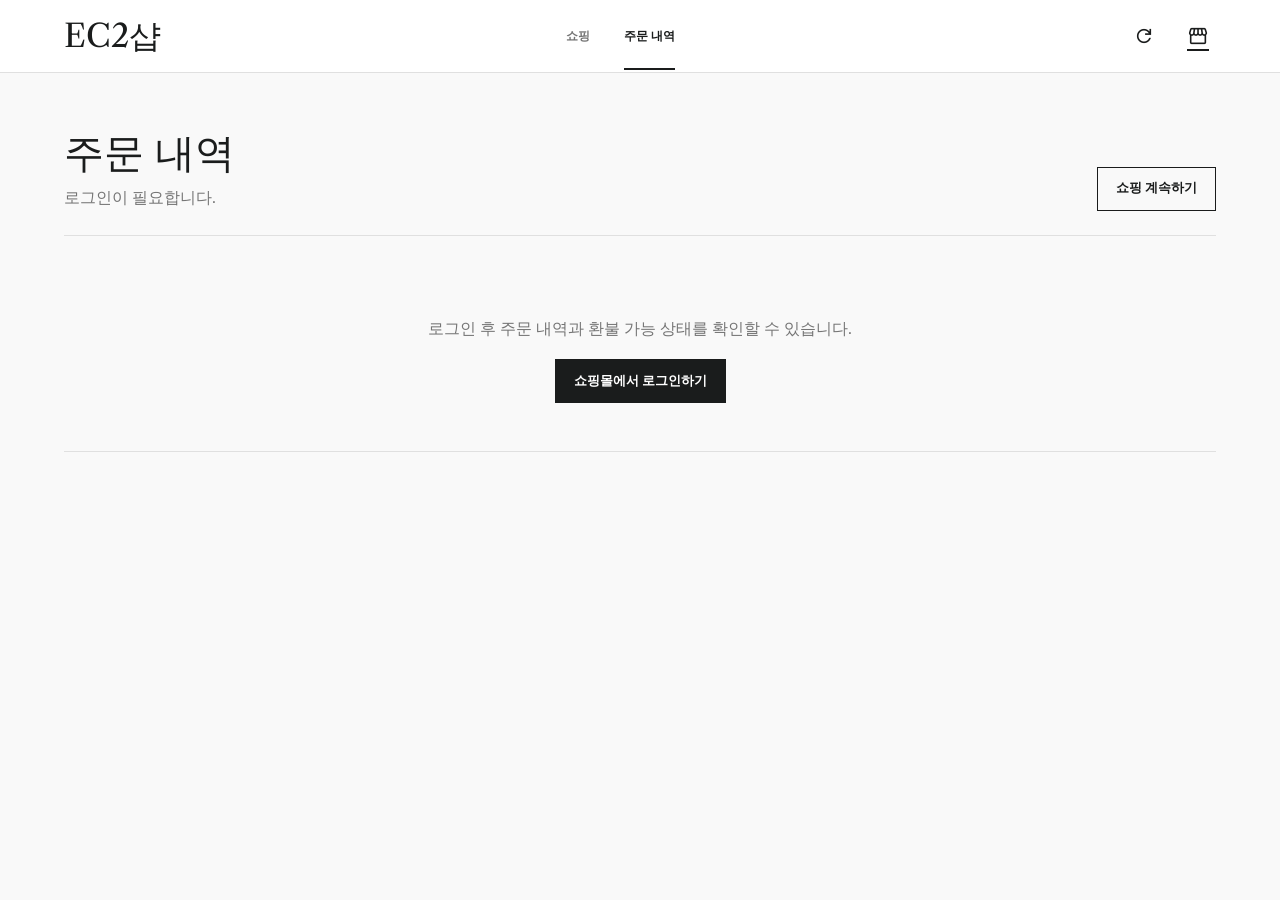
<file: src/main/resources/static/orders.html>
<!DOCTYPE html>
<html lang="ko">
<head>
  <meta charset="UTF-8" />
  <meta name="viewport" content="width=device-width, initial-scale=1.0" />
  <title>주문 내역 : EC2샵</title>
  <link rel="preconnect" href="https://fonts.googleapis.com" />
  <link rel="preconnect" href="https://fonts.gstatic.com" crossorigin />
  <link rel="icon" href="data:," />
  <link href="https://fonts.googleapis.com/css2?family=Hanken+Grotesk:wght@400;500;600;700&family=Libre+Caslon+Text:wght@400;700&family=Material+Symbols+Outlined:wght@300;400;500&display=swap" rel="stylesheet" />
  <link rel="stylesheet" href="styles.css?v=20260608-refund-pages" />
  <script defer src="orders.js?v=20260608-refund-pages"></script>
</head>
<body>
<header class="site-header">
  <div class="header-inner">
    <a class="icon-button mobile-only" href="/" aria-label="쇼핑몰로 이동">
      <span class="material-symbols-outlined">storefront</span>
    </a>
    <a class="brand" href="/">EC2샵</a>
    <nav class="primary-nav" aria-label="주요 메뉴">
      <a class="nav-link" href="/">쇼핑</a>
      <a class="nav-link is-active" href="/orders.html">주문 내역</a>
    </nav>
    <div class="header-actions">
      <button class="icon-button" id="refreshOrdersButton" type="button" aria-label="새로고침">
        <span class="material-symbols-outlined">refresh</span>
      </button>
      <a class="icon-button" href="/" aria-label="쇼핑몰로 이동">
        <span class="material-symbols-outlined">storefront</span>
      </a>
    </div>
  </div>
</header>

<main>
  <section class="content-band orders-band">
    <div class="section-heading">
      <div>
        <h1 class="page-title">주문 내역</h1>
        <p id="ordersMeta">주문 정보를 불러오는 중입니다.</p>
      </div>
      <div class="filter-bar">
        <a class="ghost-button link-button" href="/">쇼핑 계속하기</a>
      </div>
    </div>
    <div class="orders-list" id="ordersList" aria-live="polite">
      <div class="empty-state">주문 정보를 불러오는 중입니다.</div>
    </div>
  </section>
</main>

<div class="toast" id="toast" role="status" aria-live="polite"></div>
</body>
</html>
</file>
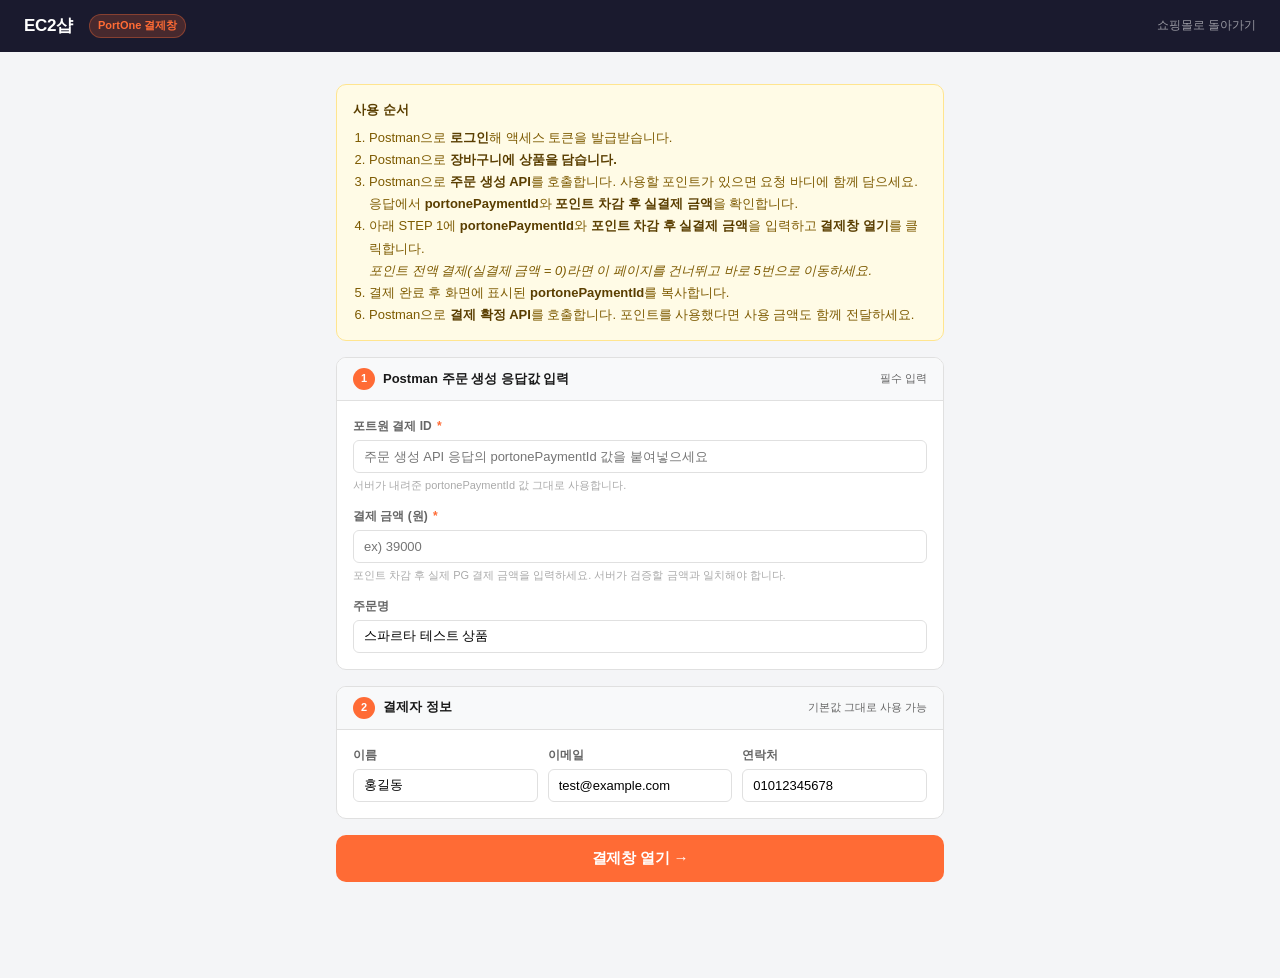
<file: src/main/resources/static/payment.html>
<!DOCTYPE html>
<html lang="ko">
<head>
  <meta charset="UTF-8" />
  <meta name="viewport" content="width=device-width, initial-scale=1.0" />
  <title>PortOne 결제창 : EC2샵</title>
  <link rel="icon" href="data:," />
  <script src="https://cdn.portone.io/v2/browser-sdk.js"></script>
  <style>
    *, *::before, *::after { box-sizing: border-box; margin: 0; padding: 0; }

    :root {
      --primary:   #FF6B35;
      --accent:    #1a1a2e;
      --success:   #00c471;
      --danger:    #ff4757;
      --text:      #1a1a1a;
      --text-sub:  #666;
      --border:    #e0e0e0;
      --bg:        #f4f5f7;
      --card:      #ffffff;
      --radius:    10px;
      --mono:      "SFMono-Regular", Consolas, "Liberation Mono", Menlo, monospace;
    }

    body {
      font-family: -apple-system, BlinkMacSystemFont, "Apple SD Gothic Neo",
                   "Pretendard", "Noto Sans KR", sans-serif;
      background: var(--bg);
      color: var(--text);
      font-size: 14px;
      line-height: 1.6;
      min-height: 100vh;
    }

    /* ── 헤더 ── */
    header {
      background: var(--accent);
      padding: 0 24px;
      height: 52px;
      display: flex;
      align-items: center;
      gap: 16px;
    }
    .logo {
      font-size: 17px;
      font-weight: 900;
      color: #fff;
      letter-spacing: -0.3px;
      text-decoration: none;
    }
    .logo span { color: var(--primary); }
    .page-badge {
      background: rgba(255,107,53,.2);
      color: var(--primary);
      font-size: 11px;
      font-weight: 700;
      padding: 2px 8px;
      border-radius: 20px;
      border: 1px solid rgba(255,107,53,.35);
    }
    .header-link {
      margin-left: auto;
      color: rgba(255,255,255,.55);
      font-size: 12px;
      text-decoration: none;
    }
    .header-link:hover { color: #fff; }

    /* ── 레이아웃 ── */
    .container {
      max-width: 640px;
      margin: 32px auto;
      padding: 0 16px 64px;
      display: flex;
      flex-direction: column;
      gap: 16px;
    }

    /* ── 안내 배너 ── */
    .guide-banner {
      background: #fffbe6;
      border: 1px solid #ffe58f;
      border-radius: var(--radius);
      padding: 14px 16px;
      font-size: 13px;
      color: #7d5a00;
      line-height: 1.7;
    }
    .guide-banner strong { color: #5a3e00; }
    .guide-banner ol {
      margin: 6px 0 0 16px;
    }

    /* ── 카드 ── */
    .card {
      background: var(--card);
      border: 1px solid var(--border);
      border-radius: var(--radius);
      overflow: hidden;
    }
    .card-head {
      background: #f8f9fa;
      border-bottom: 1px solid var(--border);
      padding: 10px 16px;
      display: flex;
      align-items: center;
      gap: 8px;
    }
    .step-num {
      width: 22px;
      height: 22px;
      border-radius: 50%;
      background: var(--primary);
      color: #fff;
      font-size: 11px;
      font-weight: 800;
      display: flex;
      align-items: center;
      justify-content: center;
      flex-shrink: 0;
    }
    .card-title {
      font-size: 13px;
      font-weight: 700;
      color: var(--text);
    }
    .card-sub {
      font-size: 11px;
      color: var(--text-sub);
      margin-left: auto;
    }
    .card-body {
      padding: 16px;
      display: flex;
      flex-direction: column;
      gap: 12px;
    }

    /* ── 폼 필드 ── */
    .field { display: flex; flex-direction: column; gap: 4px; }
    .field-row { display: grid; grid-template-columns: 1fr 1fr 1fr; gap: 10px; }
    label {
      font-size: 12px;
      font-weight: 600;
      color: var(--text-sub);
    }
    label .required { color: var(--primary); margin-left: 2px; }
    input[type="text"],
    input[type="number"],
    input[type="email"],
    input[type="tel"] {
      border: 1px solid var(--border);
      border-radius: 6px;
      padding: 8px 10px;
      font-size: 13px;
      font-family: inherit;
      outline: none;
      transition: border-color .15s;
      width: 100%;
    }
    input:focus { border-color: var(--primary); }
    .field-hint {
      font-size: 11px;
      color: #aaa;
    }

    /* ── 결제 버튼 ── */
    #payBtn {
      width: 100%;
      background: var(--primary);
      color: #fff;
      border: none;
      border-radius: var(--radius);
      padding: 14px;
      font-size: 15px;
      font-weight: 800;
      cursor: pointer;
      letter-spacing: -0.2px;
      transition: background .15s, opacity .15s;
    }
    #payBtn:hover  { background: #e55a24; }
    #payBtn:disabled { opacity: .55; cursor: not-allowed; }

    /* ── 결과 패널 ── */
    #resultPanel { display: none; }

    .result-card-success { border-color: var(--success); }
    .result-card-error   { border-color: var(--danger); }

    .result-head-success {
      background: #e6faf2;
      border-bottom: 1px solid #b2ecd5;
      padding: 10px 16px;
      display: flex;
      align-items: center;
      gap: 8px;
      font-weight: 700;
      font-size: 13px;
      color: #007a47;
    }
    .result-head-error {
      background: #fff0f0;
      border-bottom: 1px solid #ffc5c5;
      padding: 10px 16px;
      display: flex;
      align-items: center;
      gap: 8px;
      font-weight: 700;
      font-size: 13px;
      color: #c0392b;
    }

    .key-field {
      background: #f8f9fa;
      border: 1px solid var(--border);
      border-radius: 8px;
      padding: 12px 14px;
      margin: 14px 16px 0;
    }
    .key-field-label {
      font-size: 11px;
      font-weight: 700;
      color: var(--text-sub);
      margin-bottom: 6px;
      text-transform: uppercase;
      letter-spacing: 0.5px;
    }
    .key-field-row {
      display: flex;
      align-items: center;
      gap: 8px;
    }
    .key-value {
      font-family: var(--mono);
      font-size: 13px;
      font-weight: 600;
      color: #1a1a2e;
      word-break: break-all;
      flex: 1;
    }
    .copy-btn {
      background: var(--accent);
      color: #fff;
      border: none;
      border-radius: 5px;
      padding: 5px 10px;
      font-size: 11px;
      font-weight: 700;
      cursor: pointer;
      white-space: nowrap;
      transition: background .15s;
      flex-shrink: 0;
    }
    .copy-btn:hover { background: #2d2d4e; }
    .copy-btn.copied { background: var(--success); }

    .next-hint {
      margin: 10px 16px 14px;
      background: #f0f4ff;
      border: 1px solid #c7d7ff;
      border-radius: 7px;
      padding: 10px 12px;
      font-size: 12px;
      color: #3450a3;
      line-height: 1.6;
    }
    .next-hint strong { font-weight: 700; }

    /* ── JSON 영역 ── */
    .json-section {
      padding: 0 16px 16px;
    }
    .json-toggle {
      background: none;
      border: none;
      color: var(--text-sub);
      font-size: 11px;
      cursor: pointer;
      padding: 4px 0;
      display: flex;
      align-items: center;
      gap: 4px;
      margin-top: 10px;
    }
    .json-toggle:hover { color: var(--text); }
    .json-box {
      background: #1a1a2e;
      color: #a8d8a8;
      font-family: var(--mono);
      font-size: 12px;
      border-radius: 7px;
      padding: 12px 14px;
      overflow-x: auto;
      white-space: pre;
      margin-top: 6px;
      line-height: 1.7;
      display: none;
    }
    .json-box.open { display: block; }
  </style>
</head>
<body>

<header>
  <a class="logo" href="/">EC2샵</a>
  <span class="page-badge">PortOne 결제창</span>
  <a class="header-link" href="/">쇼핑몰로 돌아가기</a>
</header>

<div class="container">

  <!-- 안내 배너 -->
  <div class="guide-banner" id="shopPaymentBanner" style="display:none">
    <strong>EC2샵 주문 결제</strong><br>
    쇼핑몰 주문 생성 응답으로 결제 정보가 자동 입력되었습니다. 결제창 열기 버튼을 누르면 PortOne 결제가 진행되고,
    성공 후 서버 결제 확정 API까지 이어서 호출합니다.
  </div>

  <div class="guide-banner" id="manualGuide">
    <strong>사용 순서</strong>
    <ol>
      <li>Postman으로 <strong>로그인</strong>해 액세스 토큰을 발급받습니다.</li>
      <li>Postman으로 <strong>장바구니에 상품을 담습니다.</strong></li>
      <li>Postman으로 <strong>주문 생성 API</strong>를 호출합니다. 사용할 포인트가 있으면 요청 바디에 함께 담으세요.<br>
          응답에서 <strong>portonePaymentId</strong>와 <strong>포인트 차감 후 실결제 금액</strong>을 확인합니다.</li>
      <li>아래 STEP 1에 <strong>portonePaymentId</strong>와 <strong>포인트 차감 후 실결제 금액</strong>을 입력하고 <strong>결제창 열기</strong>를 클릭합니다.<br>
          <em>포인트 전액 결제(실결제 금액 = 0)라면 이 페이지를 건너뛰고 바로 5번으로 이동하세요.</em></li>
      <li>결제 완료 후 화면에 표시된 <strong>portonePaymentId</strong>를 복사합니다.</li>
      <li>Postman으로 <strong>결제 확정 API</strong>를 호출합니다. 포인트를 사용했다면 사용 금액도 함께 전달하세요.</li>
    </ol>
  </div>

  <!-- STEP 1 : Postman에서 받아온 값 -->
  <div class="card">
    <div class="card-head">
      <div class="step-num">1</div>
      <span class="card-title">Postman 주문 생성 응답값 입력</span>
      <span class="card-sub">필수 입력</span>
    </div>
    <div class="card-body">
      <div class="field">
        <label>포트원 결제 ID <span class="required">*</span></label>
        <input type="text" id="portonePaymentId"
               placeholder="주문 생성 API 응답의 portonePaymentId 값을 붙여넣으세요" />
        <span class="field-hint">서버가 내려준 portonePaymentId 값 그대로 사용합니다.</span>
      </div>
      <div class="field">
        <label>결제 금액 (원) <span class="required">*</span></label>
        <input type="number" id="amount" placeholder="ex) 39000" min="100" />
        <span class="field-hint">포인트 차감 후 실제 PG 결제 금액을 입력하세요. 서버가 검증할 금액과 일치해야 합니다.</span>
      </div>
      <div class="field">
        <label>주문명</label>
        <input type="text" id="orderName" value="스파르타 테스트 상품" />
      </div>
    </div>
  </div>

  <!-- STEP 2 : 결제자 정보 -->
  <div class="card">
    <div class="card-head">
      <div class="step-num">2</div>
      <span class="card-title">결제자 정보</span>
      <span class="card-sub">기본값 그대로 사용 가능</span>
    </div>
    <div class="card-body">
      <div class="field-row">
        <div class="field">
          <label>이름</label>
          <input type="text" id="payerName" value="홍길동" />
        </div>
        <div class="field">
          <label>이메일</label>
          <input type="email" id="payerEmail" value="test@example.com" />
        </div>
        <div class="field">
          <label>연락처</label>
          <input type="tel" id="payerPhone" value="01012345678" />
        </div>
      </div>
    </div>
  </div>

  <!-- 결제 버튼 -->
  <button id="payBtn" onclick="openPayment()">결제창 열기 →</button>

  <!-- 결과 패널 -->
  <div class="card" id="resultPanel">

    <!-- 성공 -->
    <div id="successResult" style="display:none">
      <div class="result-head-success">
        ✅ 결제 완료 : PortOne 콜백을 받았습니다
      </div>

      <div class="key-field">
        <div class="key-field-label">portonePaymentId : 결제 확정 API에 사용</div>
        <div class="key-field-row">
          <span class="key-value" id="resultPaymentId">—</span>
          <button class="copy-btn" onclick="copyValue('resultPaymentId', this)">복사</button>
        </div>
      </div>

      <div class="next-hint" id="serverConfirmHint">
        <strong>다음 단계</strong> : 위 <code>portonePaymentId</code>를 복사한 뒤,
        Postman으로 <strong>결제 확정 API</strong>를 호출하세요.<br>
        (예: <code>POST /api/payments/confirm</code> : 팀이 설계한 경로 사용)
      </div>

      <div class="json-section">
        <button class="json-toggle" onclick="toggleJson(this, 'successJson')">
          ▶ PortOne 응답 전체 보기
        </button>
        <pre class="json-box" id="successJson"></pre>
      </div>
    </div>

    <!-- 에러 -->
    <div id="errorResult" style="display:none">
      <div class="result-head-error">
        ❌ 결제 실패 또는 취소
      </div>
      <div class="json-section">
        <button class="json-toggle" onclick="toggleJson(this, 'errorJson')" style="margin-top:10px">
          ▶ 오류 응답 보기
        </button>
        <pre class="json-box" id="errorJson"></pre>
      </div>
    </div>

  </div><!-- /resultPanel -->

</div><!-- /container -->

<script>
  const paymentParams = new URLSearchParams(window.location.search);
  const shopOrderId = paymentParams.get("orderId");
  let portoneConfigPromise = null;

  document.addEventListener("DOMContentLoaded", hydratePaymentForm);

  function loadPortoneConfig() {
    if (!portoneConfigPromise) {
      portoneConfigPromise = fetch("/api/payments/portone-config", {
        headers: { "Accept": "application/json" },
        cache: "no-store",
      })
        .then(async response => {
          const payload = await response.json().catch(() => null);

          if (!response.ok || !payload || payload.code) {
            throw {
              code: payload && payload.code ? payload.code : "PORTONE_CONFIG_LOAD_FAILED",
              message: payload && payload.message ? payload.message : "PortOne 설정 조회에 실패했습니다.",
            };
          }

          if (!payload.data || !payload.data.storeId || !payload.data.channelKey) {
            throw {
              code: "PORTONE_CONFIG_INVALID",
              message: "PortOne storeId 또는 channelKey 설정이 비어 있습니다.",
            };
          }

          return payload.data;
        })
        .catch(error => {
          portoneConfigPromise = null;
          throw error;
        });
    }

    return portoneConfigPromise;
  }

  function hydratePaymentForm() {
    const paymentId = paymentParams.get("paymentId") || paymentParams.get("portonePaymentId");
    const amount = paymentParams.get("amount");
    const orderName = paymentParams.get("orderName");
    const payerName = paymentParams.get("payerName");
    const payerEmail = paymentParams.get("payerEmail");
    const payerPhone = paymentParams.get("payerPhone");

    if (paymentId) document.getElementById("portonePaymentId").value = paymentId;
    if (amount) document.getElementById("amount").value = amount;
    if (orderName) document.getElementById("orderName").value = orderName;
    if (payerName) document.getElementById("payerName").value = payerName;
    if (payerEmail) document.getElementById("payerEmail").value = payerEmail;
    if (payerPhone) document.getElementById("payerPhone").value = payerPhone;

    if (shopOrderId) {
      document.getElementById("shopPaymentBanner").style.display = "block";
      document.getElementById("manualGuide").style.display = "none";
      document.getElementById("serverConfirmHint").innerHTML =
        "<strong>서버 확정 대기</strong> : PortOne 결제 성공 후 EC2샵 서버 결제 확정을 자동으로 요청합니다.";
    }
  }

  /* ── 결제창 열기 ── */
  async function openPayment() {
    const portonePaymentId = document.getElementById("portonePaymentId").value.trim();
    const amountRaw        = document.getElementById("amount").value;
    const orderName        = document.getElementById("orderName").value.trim() || "스파르타 테스트 상품";
    const fullName         = document.getElementById("payerName").value.trim()  || "홍길동";
    const email            = document.getElementById("payerEmail").value.trim() || "test@example.com";
    const phoneNumber      = document.getElementById("payerPhone").value.trim() || "01012345678";

    if (!portonePaymentId) {
      alert("포트원 결제 ID를 입력하세요.\n(Postman 주문 생성 응답의 portonePaymentId 값)");
      return;
    }
    const amount = parseInt(amountRaw, 10);
    if (!amount || amount < 100) {
      alert("결제 금액을 올바르게 입력하세요. (최소 100원)");
      return;
    }

    const btn = document.getElementById("payBtn");
    btn.disabled = true;
    btn.textContent = "결제창 여는 중…";
    hideResult();

    try {
      const portoneConfig = await loadPortoneConfig();
      const response = await PortOne.requestPayment({
        storeId:     portoneConfig.storeId,
        channelKey:  portoneConfig.channelKey,
        paymentId:   portonePaymentId,   // PortOne SDK 파라미터 이름은 paymentId
        orderName,
        totalAmount: amount,
        currency:    "KRW",
        payMethod:   "CARD",
        customer: { fullName, email, phoneNumber },
      });

      if (response && response.code) {
        showError(response);
        return;
      }

      showSuccess(response);
    } catch (e) {
      showError(e);
    } finally {
      btn.disabled = false;
      btn.textContent = "결제창 열기 →";
    }
  }

  /* ── 성공 표시 ── */
  function showSuccess(response) {
    document.getElementById("resultPanel").style.display = "block";
    document.getElementById("successResult").style.display = "block";
    document.getElementById("errorResult").style.display = "none";

    const confirmedPaymentId = response.paymentId || document.getElementById("portonePaymentId").value.trim();

    document.getElementById("resultPaymentId").textContent =
      confirmedPaymentId || "(paymentId 없음)";
    document.getElementById("successJson").textContent =
      JSON.stringify(response, null, 2);

    if (shopOrderId && confirmedPaymentId) {
      confirmShopPayment(confirmedPaymentId);
    }
  }

  async function confirmShopPayment(portonePaymentId) {
    const accessToken = localStorage.getItem("ec2ShopAccessToken");
    const hint = document.getElementById("serverConfirmHint");

    if (!accessToken) {
      hint.innerHTML =
        "<strong>서버 확정 필요</strong> : 로그인 토큰을 찾지 못했습니다. 쇼핑몰에서 다시 로그인한 뒤 결제 확정 API를 호출하세요.";
      return;
    }

    hint.innerHTML =
      "<strong>서버 확정 중</strong> : /api/payments/confirm 요청을 처리하고 있습니다.";

    try {
      const response = await fetch("/api/payments/confirm", {
        method: "POST",
        headers: {
          "Content-Type": "application/json",
          "Authorization": "Bearer " + accessToken,
        },
        body: JSON.stringify({
          orderId: Number(shopOrderId),
          portonePaymentId,
        }),
      });
      const payload = await response.json();

      if (!response.ok || payload.code) {
        throw payload;
      }

      sessionStorage.removeItem("ec2ShopPendingPayment");
      hint.innerHTML =
        "<strong>서버 확정 완료</strong> : 주문 " + payload.data.orderNumber +
        " / 결제 상태 " + payload.data.paymentStatus +
        " / 적립 포인트 " + payload.data.rewardPointAmount + "P" +
        "<br><a class=\"copy-btn\" href=\"/orders.html\" style=\"display:inline-block;text-decoration:none;margin-top:8px\">주문 내역 보기</a>";
    } catch (error) {
      const code = error && error.code ? error.code + ": " : "";
      const message = error && error.message ? error.message : "서버 결제 확정에 실패했습니다.";
      hint.innerHTML =
        "<strong>서버 확정 실패</strong> : " + code + message +
        "<br><button class=\"copy-btn\" onclick=\"confirmShopPayment('" + portonePaymentId + "')\">다시 확정 요청</button>";
    }
  }

  /* ── 실패/취소 표시 ── */
  function showError(e) {
    document.getElementById("resultPanel").style.display = "block";
    document.getElementById("successResult").style.display = "none";
    document.getElementById("errorResult").style.display = "block";

    const payload = e && typeof e === "object"
      ? e
      : { message: String(e) };
    document.getElementById("errorJson").textContent =
      JSON.stringify(payload, null, 2);
    document.getElementById("errorJson").classList.add("open");

    // 토글 버튼 텍스트도 업데이트
    const toggle = document.querySelector("#errorResult .json-toggle");
    if (toggle) toggle.textContent = "▼ 오류 응답 보기";
  }

  /* ── 결과 초기화 ── */
  function hideResult() {
    document.getElementById("resultPanel").style.display = "none";
    document.getElementById("successResult").style.display = "none";
    document.getElementById("errorResult").style.display = "none";
    document.querySelectorAll(".json-box").forEach(el => el.classList.remove("open"));
  }

  /* ── JSON 토글 ── */
  function toggleJson(btn, targetId) {
    const box = document.getElementById(targetId);
    const open = box.classList.toggle("open");
    btn.textContent = (open ? "▼ " : "▶ ") + btn.textContent.slice(2);
  }

  /* ── 복사 ── */
  function copyValue(id, btn) {
    const text = document.getElementById(id).textContent;
    navigator.clipboard.writeText(text).then(() => {
      btn.textContent = "복사됨 ✓";
      btn.classList.add("copied");
      setTimeout(() => {
        btn.textContent = "복사";
        btn.classList.remove("copied");
      }, 1800);
    });
  }
</script>
</body>
</html>
</file>
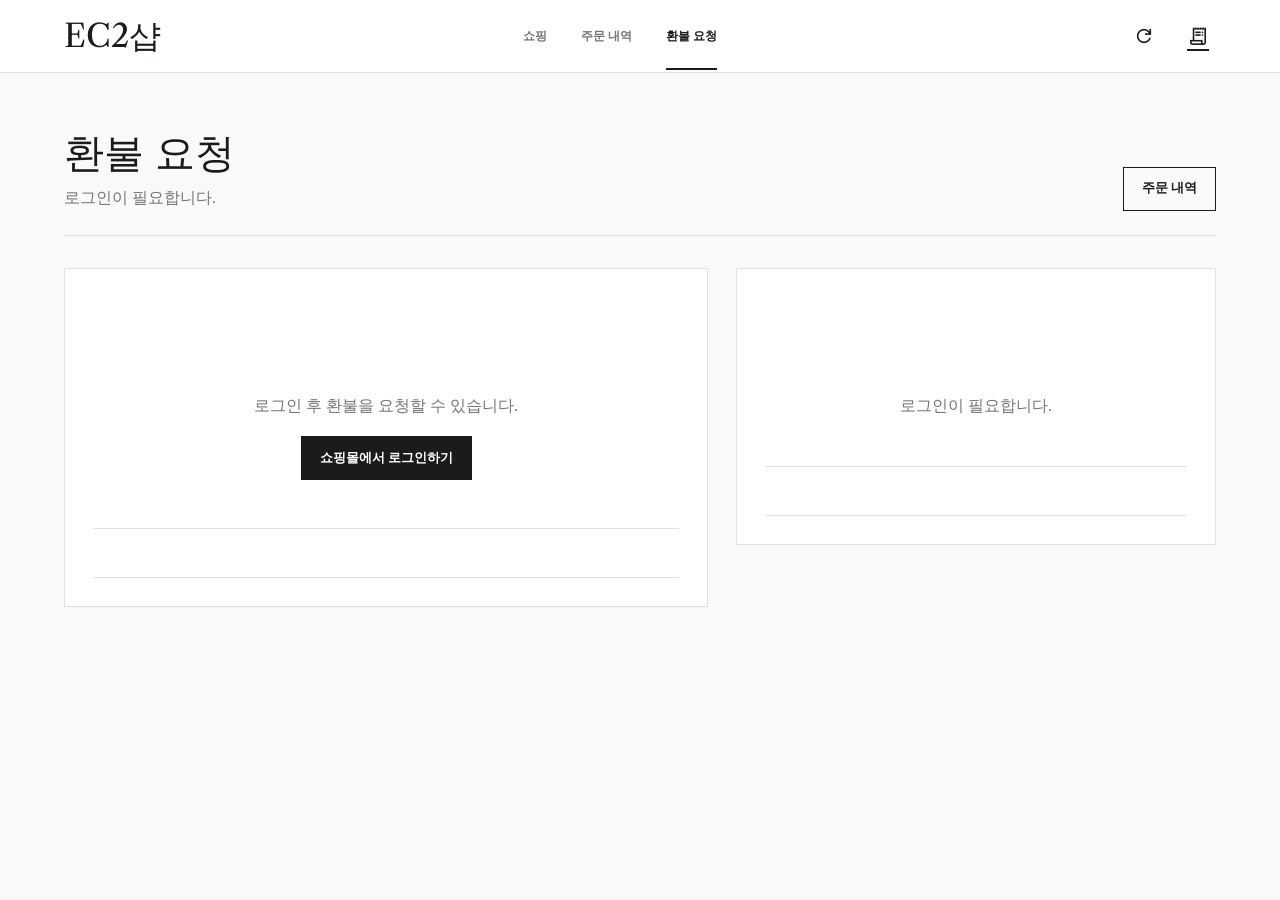
<file: src/main/resources/static/refund.html>
<!DOCTYPE html>
<html lang="ko">
<head>
  <meta charset="UTF-8" />
  <meta name="viewport" content="width=device-width, initial-scale=1.0" />
  <title>환불 요청 : EC2샵</title>
  <link rel="preconnect" href="https://fonts.googleapis.com" />
  <link rel="preconnect" href="https://fonts.gstatic.com" crossorigin />
  <link rel="icon" href="data:," />
  <link href="https://fonts.googleapis.com/css2?family=Hanken+Grotesk:wght@400;500;600;700&family=Libre+Caslon+Text:wght@400;700&family=Material+Symbols+Outlined:wght@300;400;500&display=swap" rel="stylesheet" />
  <link rel="stylesheet" href="styles.css?v=20260608-refund-pages" />
  <script defer src="refund.js?v=20260608-refund-pages"></script>
</head>
<body>
<header class="site-header">
  <div class="header-inner">
    <a class="icon-button mobile-only" href="/orders.html" aria-label="주문 내역으로 이동">
      <span class="material-symbols-outlined">receipt_long</span>
    </a>
    <a class="brand" href="/">EC2샵</a>
    <nav class="primary-nav" aria-label="주요 메뉴">
      <a class="nav-link" href="/">쇼핑</a>
      <a class="nav-link" href="/orders.html">주문 내역</a>
      <a class="nav-link is-active" href="#" aria-current="page">환불 요청</a>
    </nav>
    <div class="header-actions">
      <button class="icon-button" id="refreshRefundButton" type="button" aria-label="새로고침">
        <span class="material-symbols-outlined">refresh</span>
      </button>
      <a class="icon-button" href="/orders.html" aria-label="주문 내역으로 이동">
        <span class="material-symbols-outlined">receipt_long</span>
      </a>
    </div>
  </div>
</header>

<main>
  <section class="content-band refund-band">
    <div class="section-heading">
      <div>
        <h1 class="page-title">환불 요청</h1>
        <p id="refundMeta">주문 정보를 불러오는 중입니다.</p>
      </div>
      <div class="filter-bar">
        <a class="ghost-button link-button" href="/orders.html">주문 내역</a>
      </div>
    </div>

    <div class="refund-layout">
      <section class="refund-panel" aria-label="주문 정보">
        <div id="refundOrderSummary" class="empty-state">주문 정보를 불러오는 중입니다.</div>
      </section>
      <section class="refund-panel" aria-label="환불 입력">
        <div id="refundFormArea" class="empty-state">환불 가능 여부를 확인하는 중입니다.</div>
      </section>
    </div>
  </section>
</main>

<div class="toast" id="toast" role="status" aria-live="polite"></div>
</body>
</html>
</file>
<file: src/main/resources/static/styles.css>
:root {
  --canvas: #ffffff;
  --background: #f9f9f9;
  --surface: #f3f3f3;
  --surface-strong: #e8e8e8;
  --ink: #1a1c1c;
  --ink-muted: #757575;
  --line: #e0e0e0;
  --line-strong: #b7b7b7;
  --navy: #0d1b2a;
  --danger: #ba1a1a;
  --success: #146c43;
  --shadow: 0 22px 70px rgba(13, 27, 42, 0.08);
  --serif: "Libre Caslon Text", Georgia, serif;
  --sans: "Hanken Grotesk", "Apple SD Gothic Neo", "Malgun Gothic", sans-serif;
  --content-max: 1440px;
  --page-margin: 64px;
}

*,
*::before,
*::after {
  box-sizing: border-box;
}

html {
  scroll-behavior: smooth;
}

body {
  margin: 0;
  min-height: 100vh;
  color: var(--ink);
  background: var(--background);
  font-family: var(--sans);
  font-size: 16px;
  line-height: 1.6;
  letter-spacing: 0;
}

button,
input,
select {
  font: inherit;
  letter-spacing: 0;
}

button {
  cursor: pointer;
}

img {
  display: block;
  max-width: 100%;
}

.material-symbols-outlined {
  font-family: "Material Symbols Outlined";
  font-weight: normal;
  font-style: normal;
  font-size: 22px;
  line-height: 1;
  display: inline-block;
  text-transform: none;
  word-wrap: normal;
  white-space: nowrap;
  direction: ltr;
  font-feature-settings: "liga";
  -webkit-font-feature-settings: "liga";
  -webkit-font-smoothing: antialiased;
  font-variation-settings: "FILL" 0, "wght" 350, "GRAD" 0, "opsz" 24;
}

.site-header {
  position: sticky;
  top: 0;
  z-index: 40;
  border-bottom: 1px solid var(--line);
  background: rgba(255, 255, 255, 0.96);
  backdrop-filter: blur(16px);
}

.header-inner {
  width: min(100%, var(--content-max));
  min-height: 72px;
  margin: 0 auto;
  padding: 0 var(--page-margin);
  display: grid;
  grid-template-columns: 180px 1fr 220px;
  align-items: center;
  gap: 24px;
}

.brand {
  color: var(--ink);
  text-decoration: none;
  font-family: var(--serif);
  font-size: 32px;
  line-height: 1;
}

.primary-nav {
  display: flex;
  align-items: center;
  justify-content: center;
  gap: 34px;
}

.nav-link {
  padding: 25px 0 22px;
  border: 0;
  border-bottom: 2px solid transparent;
  background: transparent;
  color: var(--ink-muted);
  font-size: 12px;
  font-weight: 600;
  text-decoration: none;
}

.nav-link:hover,
.nav-link.is-active {
  color: var(--ink);
  border-color: var(--ink);
}

.header-actions {
  display: flex;
  justify-content: flex-end;
  gap: 18px;
}

.icon-button {
  position: relative;
  width: 36px;
  height: 36px;
  padding: 0;
  display: inline-flex;
  align-items: center;
  justify-content: center;
  border: 0;
  background: transparent;
  color: var(--ink);
}

.icon-button:hover {
  color: var(--navy);
}

.mobile-only {
  display: none;
}

.cart-count {
  position: absolute;
  top: 0;
  right: 0;
  min-width: 16px;
  height: 16px;
  padding: 0 4px;
  display: inline-flex;
  align-items: center;
  justify-content: center;
  border-radius: 999px;
  background: var(--ink);
  color: var(--canvas);
  font-size: 10px;
  line-height: 1;
}

.hero-section {
  width: min(100%, var(--content-max));
  margin: 0 auto;
  padding: 68px var(--page-margin) 56px;
}

.hero-media {
  position: relative;
  min-height: 420px;
  aspect-ratio: 21 / 9;
  overflow: hidden;
  background: var(--surface);
}

.hero-media img {
  width: 100%;
  height: 100%;
  object-fit: cover;
}

.hero-copy {
  position: absolute;
  left: 52px;
  bottom: 42px;
  max-width: 620px;
  color: var(--canvas);
  text-shadow: 0 1px 18px rgba(0, 0, 0, 0.28);
}

.hero-copy h1 {
  margin: 0 0 12px;
  font-family: var(--serif);
  font-size: 48px;
  font-weight: 400;
  line-height: 1.18;
}

.hero-copy p {
  margin: 0;
  max-width: 560px;
  font-size: 18px;
  color: rgba(255, 255, 255, 0.88);
}

.content-band {
  width: min(100%, var(--content-max));
  margin: 0 auto;
  padding: 0 var(--page-margin) 72px;
}

.section-heading {
  display: flex;
  justify-content: space-between;
  align-items: flex-end;
  gap: 32px;
  padding: 0 0 24px;
  border-bottom: 1px solid var(--line);
  margin-bottom: 32px;
}

.section-heading.compact {
  margin-bottom: 24px;
}

.section-heading h2 {
  margin: 0 0 8px;
  font-family: var(--serif);
  font-size: 32px;
  font-weight: 400;
  line-height: 1.3;
}

.section-heading p {
  margin: 0;
  color: var(--ink-muted);
}

.filter-bar {
  display: flex;
  flex-wrap: wrap;
  justify-content: flex-end;
  gap: 10px;
}

.filter-bar select,
.search-input,
.point-control input,
.auth-card input {
  height: 42px;
  border: 1px solid var(--line);
  border-radius: 0;
  background: var(--canvas);
  color: var(--ink);
  padding: 0 12px;
  outline: none;
}

.filter-bar select:focus,
.search-input:focus,
.point-control input:focus,
.auth-card input:focus {
  border-color: var(--ink);
}

.search-input {
  width: 180px;
}

.product-grid {
  display: grid;
  grid-template-columns: repeat(4, minmax(0, 1fr));
  gap: 52px 24px;
  min-height: 360px;
}

.product-card {
  display: flex;
  flex-direction: column;
  gap: 12px;
  border: 0;
  background: transparent;
  text-align: left;
  color: var(--ink);
}

.product-card[disabled] {
  cursor: default;
}

.product-image-frame {
  position: relative;
  width: 100%;
  aspect-ratio: 3 / 4;
  overflow: hidden;
  background: var(--surface);
}

.product-image-frame img {
  width: 100%;
  height: 100%;
  object-fit: cover;
  transition: transform 0.5s ease;
}

.product-card:hover .product-image-frame img {
  transform: scale(1.025);
}

.product-card-body {
  display: grid;
  gap: 6px;
}

.product-badge {
  min-height: 24px;
  padding: 0 9px;
  display: inline-flex;
  align-items: center;
  justify-self: start;
  background: var(--canvas);
  border: 1px solid var(--line);
  color: var(--ink);
  font-size: 11px;
  font-weight: 600;
  line-height: 1;
}

.product-badge.is-sold-out {
  background: var(--surface-strong);
  color: var(--ink-muted);
}

.product-name {
  margin: 0;
  font-size: 16px;
  font-weight: 500;
  line-height: 1.35;
}

.product-price {
  margin: 0;
  font-size: 14px;
  font-weight: 600;
}

.pagination-row {
  display: flex;
  justify-content: center;
  align-items: center;
  gap: 18px;
  margin-top: 52px;
  padding-top: 24px;
  border-top: 1px solid var(--line);
}

.primary-button,
.ghost-button {
  min-height: 44px;
  border-radius: 0;
  padding: 0 18px;
  font-size: 13px;
  font-weight: 700;
}

.link-button {
  display: inline-flex;
  align-items: center;
  justify-content: center;
  text-decoration: none;
}

.primary-button {
  border: 1px solid var(--ink);
  background: var(--ink);
  color: var(--canvas);
}

.primary-button:hover {
  background: var(--navy);
  border-color: var(--navy);
}

.primary-button:disabled,
.ghost-button:disabled {
  opacity: 0.45;
  cursor: not-allowed;
}

.ghost-button {
  border: 1px solid var(--ink);
  background: transparent;
  color: var(--ink);
}

.ghost-button:hover {
  background: var(--ink);
  color: var(--canvas);
}

.ghost-button.small {
  min-height: 42px;
  padding: 0 14px;
  font-size: 12px;
}

.ghost-button.full,
.primary-button.full {
  width: 100%;
}

.orders-band,
.refund-band {
  padding-top: 56px;
  padding-bottom: 96px;
}

.page-title {
  margin: 0 0 8px;
  font-family: var(--serif);
  font-size: 40px;
  font-weight: 400;
  line-height: 1.2;
}

.orders-list {
  display: grid;
  gap: 24px;
}

.order-card {
  display: grid;
  gap: 24px;
  padding: 28px;
  border: 1px solid var(--line);
  background: var(--canvas);
}

.order-card-head,
.refund-summary-head {
  display: flex;
  align-items: flex-start;
  justify-content: space-between;
  gap: 24px;
  padding-bottom: 22px;
  border-bottom: 1px solid var(--line);
}

.order-card-head h2,
.refund-summary-head h2 {
  margin: 0 0 6px;
  font-family: var(--serif);
  font-size: 30px;
  font-weight: 400;
  line-height: 1.25;
  overflow-wrap: anywhere;
}

.order-card-head p,
.refund-summary-head p {
  margin: 0;
  color: var(--ink-muted);
  font-size: 14px;
}

.order-status-group {
  display: flex;
  flex-wrap: wrap;
  justify-content: flex-end;
  gap: 8px;
}

.status-pill {
  min-height: 30px;
  padding: 0 10px;
  display: inline-flex;
  align-items: center;
  border: 1px solid var(--line);
  background: var(--surface);
  color: var(--ink);
  font-size: 12px;
  font-weight: 700;
  white-space: nowrap;
}

.status-pill.payment {
  background: var(--ink);
  color: var(--canvas);
  border-color: var(--ink);
}

.status-pill.is-error {
  background: #fff0f0;
  color: var(--danger);
  border-color: #ffc5c5;
}

.order-items-preview,
.refund-order-items {
  display: grid;
  gap: 14px;
}

.order-item-preview {
  display: grid;
  grid-template-columns: 72px 1fr;
  gap: 14px;
  align-items: center;
}

.order-item-preview img {
  width: 72px;
  height: 96px;
  object-fit: cover;
  background: var(--surface);
}

.order-item-preview div {
  min-width: 0;
  display: grid;
  gap: 2px;
}

.order-item-preview strong {
  font-size: 15px;
  font-weight: 600;
  overflow-wrap: anywhere;
}

.order-item-preview span {
  color: var(--ink-muted);
  font-size: 13px;
}

.order-summary-grid {
  display: grid;
  grid-template-columns: repeat(auto-fit, minmax(150px, 1fr));
  gap: 12px;
}

.order-summary-grid.compact {
  grid-template-columns: repeat(2, minmax(0, 1fr));
}

.order-summary-grid > div {
  min-height: 96px;
  padding: 16px;
  border: 1px solid var(--line);
  background: var(--surface);
}

.order-summary-grid strong {
  display: block;
  color: var(--ink);
  font-size: 18px;
  font-weight: 700;
  overflow-wrap: anywhere;
}

.order-actions,
.refund-actions,
.empty-actions {
  display: flex;
  flex-wrap: wrap;
  justify-content: flex-end;
  gap: 10px;
}

.empty-actions {
  justify-content: center;
  margin-top: 18px;
}

.refund-layout {
  display: grid;
  grid-template-columns: minmax(0, 1fr) minmax(360px, 480px);
  gap: 28px;
  align-items: start;
}

.refund-panel {
  border: 1px solid var(--line);
  background: var(--canvas);
  padding: 28px;
}

.refund-summary-head {
  display: grid;
  justify-content: stretch;
}

.refund-form {
  display: grid;
  gap: 22px;
}

.form-field {
  display: grid;
  gap: 8px;
  color: var(--ink-muted);
  font-size: 13px;
  font-weight: 600;
}

.form-field textarea {
  width: 100%;
  resize: vertical;
  min-height: 112px;
  border: 1px solid var(--line);
  border-radius: 0;
  background: var(--canvas);
  color: var(--ink);
  padding: 12px;
  outline: none;
  font: inherit;
  letter-spacing: 0;
}

.form-field textarea:focus {
  border-color: var(--ink);
}

.refund-item-selector {
  display: grid;
  gap: 12px;
}

.refund-item-row {
  display: grid;
  grid-template-columns: 1fr 138px;
  gap: 12px;
  align-items: center;
  padding: 14px 0;
  border-top: 1px solid var(--line);
}

.refund-item-row strong {
  display: block;
  font-size: 15px;
  font-weight: 600;
}

.refund-item-row span {
  color: var(--ink-muted);
  font-size: 13px;
}

.refund-quantity {
  justify-self: end;
}

.refund-selected-summary {
  display: flex;
  align-items: center;
  justify-content: space-between;
  gap: 14px;
  padding: 16px 0;
  border-top: 1px solid var(--line);
  border-bottom: 1px solid var(--line);
}

.refund-selected-summary span {
  color: var(--ink-muted);
  font-size: 13px;
}

.refund-selected-summary strong {
  font-size: 20px;
}

.refund-result-slot {
  min-height: 0;
}

.refund-result {
  display: grid;
  gap: 14px;
  padding: 18px;
  border: 1px solid var(--line);
}

.refund-result.is-success {
  border-color: #b2ecd5;
  background: #e6faf2;
}

.refund-result.is-error {
  border-color: #ffc5c5;
  background: #fff0f0;
  color: var(--danger);
}

.refund-result p {
  margin: 0;
  color: inherit;
  font-size: 13px;
}

.label {
  display: block;
  color: var(--ink-muted);
  font-size: 12px;
  font-weight: 600;
  margin-bottom: 18px;
}

.drawer {
  position: fixed;
  inset: 0;
  z-index: 60;
  display: none;
  justify-content: flex-end;
  background: rgba(26, 28, 28, 0.34);
}

.drawer.is-open {
  display: flex;
}

.drawer-panel {
  position: relative;
  width: min(100%, 560px);
  height: 100%;
  overflow: auto;
  background: var(--canvas);
  box-shadow: var(--shadow);
}

.product-panel {
  width: min(100%, 920px);
}

.drawer-close {
  position: sticky;
  top: 18px;
  left: calc(100% - 54px);
  z-index: 2;
  background: rgba(255, 255, 255, 0.86);
}

.detail-layout {
  display: grid;
  grid-template-columns: minmax(0, 1fr) 360px;
  gap: 44px;
  padding: 64px 56px;
}

.detail-gallery {
  display: grid;
  gap: 12px;
}

.detail-main-image {
  aspect-ratio: 3 / 4;
  overflow: hidden;
  background: var(--surface);
}

.detail-main-image img {
  width: 100%;
  height: 100%;
  object-fit: cover;
}

.detail-info {
  padding-top: 36px;
}

.breadcrumb {
  color: var(--ink-muted);
  font-size: 13px;
  margin: 0 0 18px;
}

.detail-info h2 {
  margin: 0 0 12px;
  font-family: var(--serif);
  font-size: 44px;
  font-weight: 400;
  line-height: 1.18;
}

.detail-price {
  margin: 0 0 20px;
  font-size: 24px;
}

.detail-description {
  margin: 30px 0;
  padding-top: 30px;
  border-top: 1px solid var(--line);
  color: #4a4d4d;
}

.quantity-row {
  display: flex;
  align-items: center;
  justify-content: space-between;
  min-height: 64px;
  border-top: 1px solid var(--line);
  border-bottom: 1px solid var(--line);
  margin-bottom: 22px;
}

.quantity-control {
  display: inline-grid;
  grid-template-columns: 42px 50px 42px;
  border: 1px solid var(--line);
}

.quantity-control button,
.quantity-control input {
  width: 42px;
  height: 40px;
  border: 0;
  background: transparent;
  text-align: center;
}

.quantity-control input {
  width: 50px;
}

.detail-actions {
  display: grid;
  gap: 12px;
}

.drawer-header {
  min-height: 76px;
  padding: 0 28px;
  display: flex;
  align-items: center;
  justify-content: space-between;
  border-bottom: 1px solid var(--line);
}

.drawer-header h2 {
  margin: 0;
  font-family: var(--serif);
  font-size: 30px;
  font-weight: 400;
}

.cart-body {
  padding: 28px;
  display: grid;
  gap: 26px;
}

.cart-item {
  display: grid;
  grid-template-columns: 96px 1fr 34px;
  gap: 18px;
  padding-bottom: 24px;
  border-bottom: 1px solid var(--line);
}

.cart-item img {
  width: 96px;
  height: 128px;
  object-fit: cover;
  background: var(--surface);
}

.cart-item h3 {
  margin: 0 0 6px;
  font-size: 16px;
  font-weight: 500;
}

.cart-item p {
  margin: 0 0 14px;
  color: var(--ink-muted);
  font-size: 13px;
}

.checkout-summary {
  position: sticky;
  bottom: 0;
  display: grid;
  gap: 16px;
  padding: 28px;
  border-top: 1px solid var(--line);
  background: var(--surface);
}

.summary-line {
  display: flex;
  align-items: center;
  justify-content: space-between;
  gap: 16px;
}

.summary-line.total {
  padding-top: 16px;
  border-top: 1px solid var(--line);
  font-size: 20px;
}

.point-row {
  display: grid;
  gap: 8px;
}

.point-control {
  display: grid;
  grid-template-columns: 1fr 76px;
  gap: 8px;
}

.point-control input {
  width: 100%;
}

#pointHint {
  color: var(--ink-muted);
  font-size: 12px;
}

.auth-dialog {
  width: min(100% - 32px, 560px);
  border: 0;
  padding: 0;
  background: transparent;
}

.auth-dialog::backdrop {
  background: rgba(26, 28, 28, 0.34);
}

.auth-card {
  position: relative;
  display: grid;
  gap: 18px;
  max-height: calc(100vh - 32px);
  overflow: auto;
  padding: 32px;
  background: var(--canvas);
  box-shadow: var(--shadow);
}

.dialog-close {
  position: absolute;
  top: 14px;
  right: 14px;
}

.auth-tabs {
  display: grid;
  grid-template-columns: repeat(2, 1fr);
  border: 1px solid var(--line);
  margin-right: 42px;
}

.auth-tab {
  height: 42px;
  border: 0;
  background: var(--canvas);
  color: var(--ink-muted);
}

.auth-tab.is-active {
  background: var(--ink);
  color: var(--canvas);
}

.account-tabs {
  display: grid;
  grid-template-columns: repeat(2, 1fr);
  border: 1px solid var(--line);
}

.account-tab {
  height: 42px;
  border: 0;
  background: var(--canvas);
  color: var(--ink-muted);
  font-size: 13px;
  font-weight: 700;
}

.account-tab.is-active {
  background: var(--ink);
  color: var(--canvas);
}

.auth-pane {
  display: none;
  gap: 14px;
}

.auth-pane.is-active {
  display: grid;
}

.auth-account {
  display: grid;
  gap: 16px;
}

.account-pane {
  display: none;
  gap: 16px;
}

.account-pane.is-active {
  display: grid;
}

.auth-account-header {
  display: grid;
  gap: 4px;
  padding-bottom: 14px;
  border-bottom: 1px solid var(--line);
}

.auth-account-header strong {
  display: block;
  font-family: var(--serif);
  font-size: 30px;
  font-weight: 400;
  line-height: 1.25;
}

.auth-account-header span:not(.label) {
  color: var(--ink-muted);
  font-size: 13px;
  overflow-wrap: anywhere;
}

.auth-account-grid {
  display: grid;
  grid-template-columns: repeat(2, minmax(0, 1fr));
  gap: 10px;
}

.auth-account-grid > div {
  min-height: 96px;
  padding: 16px;
  display: grid;
  align-content: start;
  gap: 8px;
  border: 1px solid var(--line);
  background: var(--surface);
}

.auth-account-grid strong {
  display: block;
  color: var(--ink);
  font-size: 18px;
  font-weight: 700;
  overflow-wrap: anywhere;
}

.auth-card label {
  display: grid;
  gap: 6px;
  color: var(--ink-muted);
  font-size: 13px;
}

.inline-action {
  justify-self: start;
  border: 0;
  border-bottom: 1px solid currentColor;
  background: transparent;
  color: var(--ink);
  padding: 0 0 2px;
  font-size: 12px;
  font-weight: 700;
}

.point-ledger-toolbar {
  display: grid;
  grid-template-columns: minmax(0, 1fr) 180px;
  gap: 14px;
  align-items: end;
  padding-bottom: 14px;
  border-bottom: 1px solid var(--line);
}

.point-ledger-toolbar .label {
  margin-bottom: 4px;
}

.point-ledger-toolbar strong {
  display: block;
  font-size: 18px;
}

.point-ledger-toolbar select {
  width: 100%;
  height: 42px;
  border: 1px solid var(--line);
  border-radius: 0;
  background: var(--canvas);
  color: var(--ink);
  padding: 0 12px;
  outline: none;
}

.point-ledger-toolbar select:focus {
  border-color: var(--ink);
}

.point-transaction-list {
  display: grid;
  min-height: 168px;
}

.transaction-row {
  display: grid;
  grid-template-columns: minmax(0, 1fr) auto;
  gap: 14px;
  align-items: center;
  padding: 14px 0;
  border-bottom: 1px solid var(--line);
}

.transaction-main {
  min-width: 0;
  display: grid;
  gap: 2px;
}

.transaction-main strong {
  font-size: 15px;
  font-weight: 700;
}

.transaction-main span {
  color: var(--ink-muted);
  font-size: 12px;
  overflow-wrap: anywhere;
}

.transaction-amount {
  font-size: 15px;
  white-space: nowrap;
}

.transaction-amount.is-increase {
  color: var(--success);
}

.transaction-amount.is-decrease {
  color: var(--danger);
}

.point-pagination {
  display: flex;
  align-items: center;
  justify-content: center;
  gap: 12px;
  padding-top: 4px;
}

.empty-state,
.error-state {
  padding: 48px 0;
  color: var(--ink-muted);
  text-align: center;
  border-bottom: 1px solid var(--line);
}

.error-state {
  color: var(--danger);
}

.toast {
  position: fixed;
  left: 50%;
  bottom: 26px;
  z-index: 80;
  min-width: 260px;
  max-width: min(520px, calc(100vw - 32px));
  padding: 14px 18px;
  transform: translateX(-50%) translateY(24px);
  border: 1px solid var(--line);
  background: var(--ink);
  color: var(--canvas);
  opacity: 0;
  pointer-events: none;
  transition: opacity 0.2s ease, transform 0.2s ease;
}

.toast.is-visible {
  opacity: 1;
  transform: translateX(-50%) translateY(0);
}

.toast.is-error {
  background: var(--danger);
}

.price-muted {
  color: var(--ink-muted);
}

.hidden {
  display: none !important;
}

@media (max-width: 1024px) {
  :root {
    --page-margin: 28px;
  }

  .header-inner {
    grid-template-columns: 130px 1fr 190px;
  }

  .primary-nav {
    gap: 18px;
  }

  .product-grid {
    grid-template-columns: repeat(3, minmax(0, 1fr));
  }

  .detail-layout {
    grid-template-columns: 1fr;
  }

  .refund-layout {
    grid-template-columns: 1fr;
  }

  .order-summary-grid {
    grid-template-columns: repeat(2, minmax(0, 1fr));
  }
}

@media (max-width: 760px) {
  :root {
    --page-margin: 16px;
  }

  .header-inner {
    min-height: 64px;
    grid-template-columns: 40px 1fr 168px;
    gap: 8px;
  }

  .mobile-only {
    display: inline-flex;
  }

  .brand {
    font-size: 27px;
  }

  .primary-nav {
    display: none;
  }

  .header-actions {
    gap: 8px;
  }

  .hero-section {
    padding-top: 24px;
    padding-bottom: 42px;
  }

  .hero-media {
    min-height: 360px;
    aspect-ratio: 4 / 5;
  }

  .hero-copy {
    left: 22px;
    right: 22px;
    bottom: 24px;
  }

  .hero-copy h1 {
    font-size: 34px;
  }

  .hero-copy p {
    font-size: 15px;
  }

  .section-heading {
    display: grid;
    align-items: stretch;
  }

  .filter-bar {
    display: grid;
    grid-template-columns: repeat(2, minmax(0, 1fr));
  }

  .search-input {
    grid-column: 1 / -1;
    width: 100%;
  }

  .product-grid {
    grid-template-columns: repeat(2, minmax(0, 1fr));
    gap: 34px 14px;
  }

  .detail-layout {
    padding: 44px 18px;
    gap: 24px;
  }

  .detail-info h2 {
    font-size: 34px;
  }

  .orders-band,
  .refund-band {
    padding-top: 34px;
  }

  .page-title {
    font-size: 34px;
  }

  .order-card,
  .refund-panel {
    padding: 20px;
  }

  .order-card-head {
    display: grid;
  }

  .order-status-group,
  .order-actions,
  .refund-actions {
    justify-content: flex-start;
  }

  .refund-item-row {
    grid-template-columns: 1fr;
  }

  .refund-quantity {
    justify-self: start;
  }

  .point-ledger-toolbar,
  .transaction-row {
    grid-template-columns: 1fr;
  }

  .transaction-amount {
    justify-self: start;
  }
}

@media (max-width: 480px) {
  .product-grid {
    grid-template-columns: 1fr;
  }

  .auth-account-grid {
    grid-template-columns: 1fr;
  }

  .order-summary-grid,
  .order-summary-grid.compact {
    grid-template-columns: 1fr;
  }

  .filter-bar {
    grid-template-columns: 1fr;
  }

  .cart-item {
    grid-template-columns: 82px 1fr 34px;
  }

  .cart-item img {
    width: 82px;
    height: 110px;
  }
}

@media (prefers-reduced-motion: reduce) {
  *,
  *::before,
  *::after {
    scroll-behavior: auto !important;
    transition-duration: 0.01ms !important;
    animation-duration: 0.01ms !important;
    animation-iteration-count: 1 !important;
  }
}
</file>
